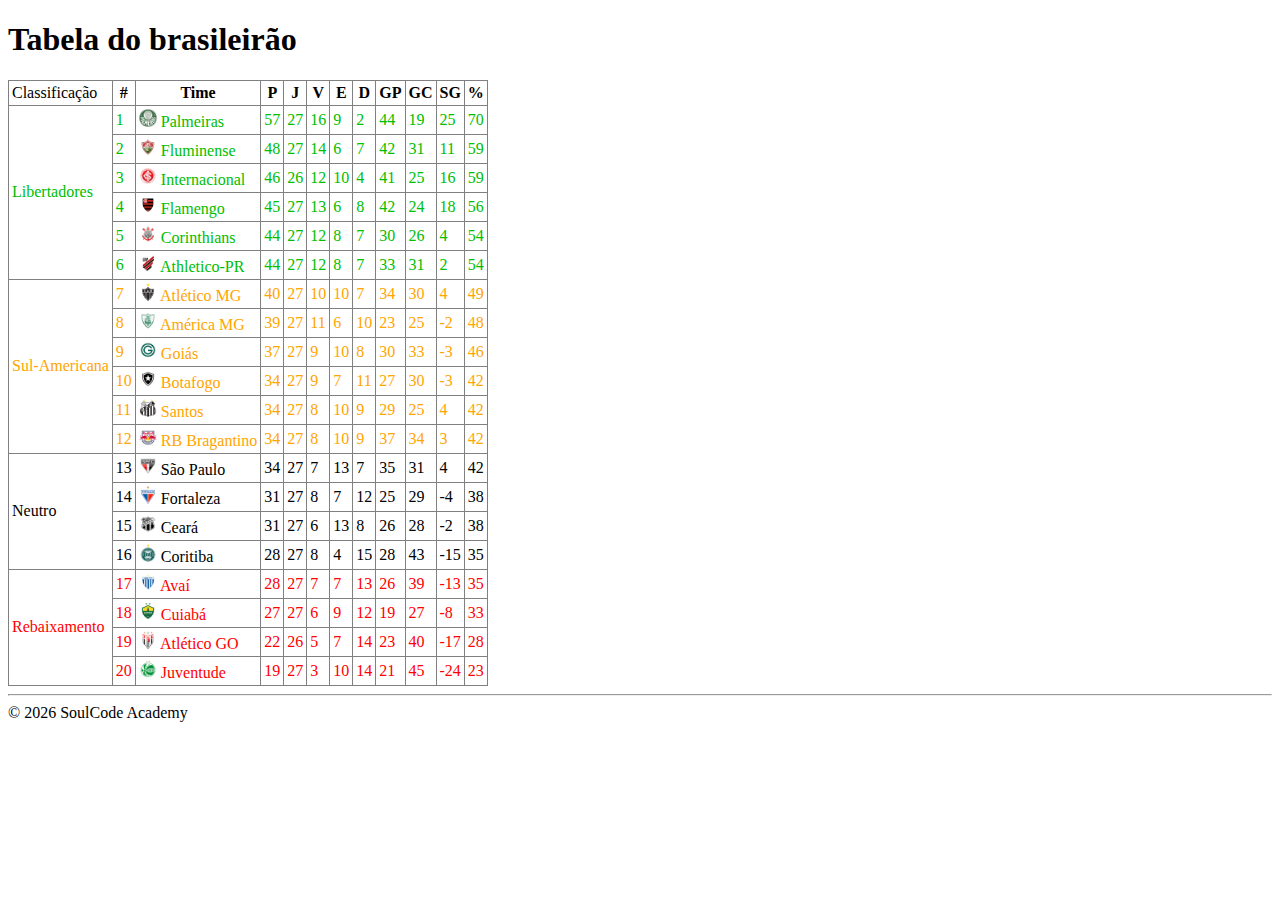
<file: Exercicio2/index.html>
<!DOCTYPE html>
<html lang="en">
<head>
    <meta charset="UTF-8">
    <meta http-equiv="X-UA-Compatible" content="IE=edge">
    <meta name="viewport" content="width=device-width, initial-scale=1.0">
    <link rel="stylesheet" href="styles.css" />
    <title>Document</title>
</head>
<body>
    <header> <!-- cabeçalho = introduz algo-->
        <h1>Tabela do brasileirão</h1>
    </header>
    <main> <!-- Conteúdo principal da página-->
        <section>
            <table border="1" cellpadding="3" style="border-collapse:collapse;">
                <thead>
                    <tr>
                        <td>Classificação</td>
                        <th>#</th>
                        <th>Time</th>
                        <th>P</th>
                        <th>J</th>
                        <th>V</th>
                        <th>E</th>
                        <th>D</th>
                        <th>GP</th>
                        <th>GC</th>
                        <th>SG</th>
                        <th>%</th>
                    </tr>
                </thead>
                <tbody>
                    <tr id="libertadores">
                        <td rowspan="6">Libertadores</td>
                        <td>1</td>
                        <td> <img src="/Exercicio2/img/palmeiras.webp" alt="palmeiras" width="18"> Palmeiras</td>
                        <td>57</td>
                        <td>27</td>
                        <td>16</td>
                        <td>9</td>
                        <td>2</td>
                        <td>44</td>
                        <td>19</td>
                        <td>25</td>
                        <td>70</td>
                    </tr>
                    <tr id="libertadores">
                        <td>2</td>
                        <td> <img src="/Exercicio2/img/fluminense.webp" alt="Fluminense" width="18"> Fluminense</td>
                        <td>48</td>
                        <td>27</td>
                        <td>14</td>
                        <td>6</td>
                        <td>7</td>
                        <td>42</td>
                        <td>31</td>
                        <td>11</td>
                        <td>59</td>
                    </tr>
                    <tr id="libertadores">
                        <td>3</td>
                        <td> <img src="/Exercicio2/img/internacional.webp" alt="Internacional" width="18"> Internacional</td>
                        <td>46</td>
                        <td>26</td>
                        <td>12</td>
                        <td>10</td>
                        <td>4</td>
                        <td>41</td>
                        <td>25</td>
                        <td>16</td>
                        <td>59</td>
                    </tr>
                    <tr id="libertadores">
                        <td>4</td>
                        <td><img src="/Exercicio2/img/flamengo.webp" alt="Flamengo" width="18"> Flamengo</td>
                        <td>45</td>
                        <td>27</td>
                        <td>13</td>
                        <td>6</td>
                        <td>8</td>
                        <td>42</td>
                        <td>24</td>
                        <td>18</td>
                        <td>56</td>
                    </tr>
                    <tr id="libertadores">
                        <td>5</td>
                        <td> <img src="/Exercicio2/img/corinthians.webp" alt="Corinthians" width="18"> Corinthians</td>
                        <td>44</td>
                        <td>27</td>
                        <td>12</td>
                        <td>8</td>
                        <td>7</td>
                        <td>30</td>
                        <td>26</td>
                        <td>4</td>
                        <td>54</td>
                    </tr>
                    <tr id="libertadores">
                        <td>6</td>
                        <td> <img src="/Exercicio2/img/athletico-pr.webp" alt="Athletico-PR" width="18"> Athletico-PR</td>
                        <td>44</td>
                        <td>27</td>
                        <td>12</td>
                        <td>8</td>
                        <td>7</td>
                        <td>33</td>
                        <td>31</td>
                        <td>2</td>
                        <td>54</td>
                    </tr>
                    <tr id="sulamericana">
                        <td rowspan="6">Sul-Americana</td>
                        <td>7</td>
                        <td> <img src="/Exercicio2/img/atletico-mg.webp" alt="Atlético MG" width="18"> Atlético MG</td>
                        <td>40</td>
                        <td>27</td>
                        <td>10</td>
                        <td>10</td>
                        <td>7</td>
                        <td>34</td>
                        <td>30</td>
                        <td>4</td>
                        <td>49</td>
                    </tr>
                    <tr id="sulamericana">
                        <td>8</td>
                        <td> <img src="/Exercicio2/img/america-mg.webp" alt="América MG" width="18"> América MG</td>
                        <td>39</td>
                        <td>27</td>
                        <td>11</td>
                        <td>6</td>
                        <td>10</td>
                        <td>23</td>
                        <td>25</td>
                        <td>-2</td>
                        <td>48</td>
                    </tr>
                    <tr id="sulamericana">
                        <td>9</td>
                        <td> <img src="/Exercicio2/img/goias.webp" alt="Goiás" width="18"> Goiás</td>
                        <td>37</td>
                        <td>27</td>
                        <td>9</td>
                        <td>10</td>
                        <td>8</td>
                        <td>30</td>
                        <td>33</td>
                        <td>-3</td>
                        <td>46</td>
                    </tr>
                    <tr id="sulamericana">
                        <td>10</td>
                        <td> <img src="/Exercicio2/img/botafogo.webp" alt="Botafogo" width="18"> Botafogo</td>
                        <td>34</td>
                        <td>27</td>
                        <td>9</td>
                        <td>7</td>
                        <td>11</td>
                        <td>27</td>
                        <td>30</td>
                        <td>-3</td>
                        <td>42</td>
                    </tr>
                    <tr id="sulamericana">
                        <td>11</td>
                        <td> <img src="/Exercicio2/img/santos.webp" alt="Santos" width="18"> Santos</td>
                        <td>34</td>
                        <td>27</td>
                        <td>8</td>
                        <td>10</td>
                        <td>9</td>
                        <td>29</td>
                        <td>25</td>
                        <td>4</td>
                        <td>42</td>
                    </tr>
                    <tr id="sulamericana">
                        <td>12</td>
                        <td> <img src="/Exercicio2/img/bragantino.webp" alt="Bragantino" width="18"> RB Bragantino</td>
                        <td>34</td>
                        <td>27</td>
                        <td>8</td>
                        <td>10</td>
                        <td>9</td>
                        <td>37</td>
                        <td>34</td>
                        <td>3</td>
                        <td>42</td>
                    </tr>
                    <tr>
                        <td rowspan="4">Neutro</td>
                        <td>13</td>
                        <td> <img src="/Exercicio2/img/sao-paulo.webp" alt="SP" width="18"> São Paulo</td>
                        <td>34</td>
                        <td>27</td>
                        <td>7</td>
                        <td>13</td>
                        <td>7</td>
                        <td>35</td>
                        <td>31</td>
                        <td>4</td>
                        <td>42</td>
                    </tr>
                    <tr>
                        <td>14</td>
                        <td> <img src="/Exercicio2/img/fortaleza.webp" alt="Fortaleza" width="18"> Fortaleza</td>
                        <td>31</td>
                        <td>27</td>
                        <td>8</td>
                        <td>7</td>
                        <td>12</td>
                        <td>25</td>
                        <td>29</td>
                        <td>-4</td>
                        <td>38</td>
                    </tr>
                    <tr>
                        <td>15</td>
                        <td> <img src="/Exercicio2/img/ceara.webp" alt="Ceará" width="18"> Ceará</td>
                        <td>31</td>
                        <td>27</td>
                        <td>6</td>
                        <td>13</td>
                        <td>8</td>
                        <td>26</td>
                        <td>28</td>
                        <td>-2</td>
                        <td>38</td>
                    </tr>
                    <tr>
                        <td>16</td>
                        <td> <img src="/Exercicio2/img/coritiba.webp" alt="Coritiba" width="18"> Coritiba</td>
                        <td>28</td>
                        <td>27</td>
                        <td>8</td>
                        <td>4</td>
                        <td>15</td>
                        <td>28</td>
                        <td>43</td>
                        <td>-15</td>
                        <td>35</td>
                    </tr>
                    <tr id="rebaixamento">
                        <td rowspan="4">Rebaixamento</td>
                        <td>17</td>
                        <td> <img src="/Exercicio2/img/avai.webp" alt="Avaí" width="18"> Avaí</td>
                        <td>28</td>
                        <td>27</td>
                        <td>7</td>
                        <td>7</td>
                        <td>13</td>
                        <td>26</td>
                        <td>39</td>
                        <td>-13</td>
                        <td>35</td>
                    </tr>
                    <tr id="rebaixamento">
                        <td>18</td>
                        <td> <img src="/Exercicio2/img/cuiaba.webp" alt="Cuiabá" width="18"> Cuiabá</td>
                        <td>27</td>
                        <td>27</td>
                        <td>6</td>
                        <td>9</td>
                        <td>12</td>
                        <td>19</td>
                        <td>27</td>
                        <td>-8</td>
                        <td>33</td>
                    </tr>
                    <tr id="rebaixamento">
                        <td>19</td>
                        <td> <img src="/Exercicio2/img/atletico-go.webp" alt="Atlético GO" width="18"> Atlético GO</td>
                        <td>22</td>
                        <td>26</td>
                        <td>5</td>
                        <td>7</td>
                        <td>14</td>
                        <TD>23</TD>
                        <TD>40</TD>
                        <TD>-17</TD>
                        <TD>28</TD>
                    </tr>
                    <tr id="rebaixamento">
                        <td>20</td>
                        <td> <img src="/Exercicio2/img/juventude.webp" alt="Juventude" width="18"> Juventude</td>
                        <td>19</td>
                        <td>27</td>
                        <td>3</td>
                        <td>10</td>
                        <td>14</td>
                        <td>21</td>
                        <td>45</td>
                        <td>-24</td>
                        <td>23</td>
                    </tr>
                </tbody>
            </table>
    </main>
    <hr>
    <footer>
        ©
        <script> 
        document.write(new Date().getFullYear())
        </script>
        SoulCode Academy
    </footer>
</body>
</html>
</file>
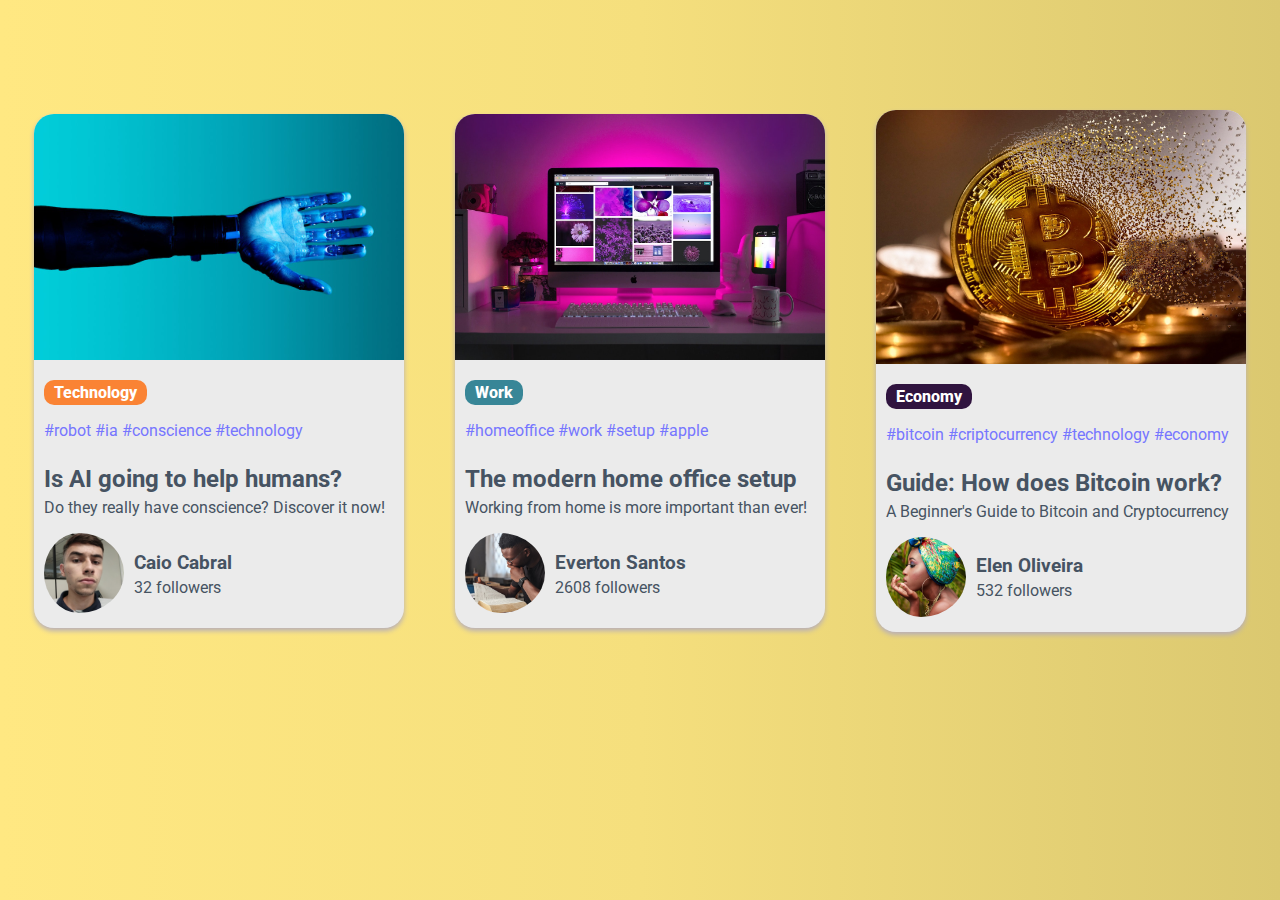
<file: Exercício4blog/index.html>
<!DOCTYPE html>
<html lang="en">
<head>
    <meta charset="UTF-8">
    <meta http-equiv="X-UA-Compatible" content="IE=edge">
    <meta name="viewport" content="width=device-width, initial-scale=1.0">
    <title>blog</title>
    <link rel="stylesheet" href="/Exercício4blog/styles.css">
    <link rel="stylesheet" href="https://fonts.googleapis.com/css?family=Roboto">
</head>
<body>
    <div class="todo">
    <div class="card">
        <img id="banner" src="/Exercício4blog/img/hand.jpg" alt="robot hand">
        <div class="labeldiv">
        <p id="label1">Technology</p>
        </div>
        <p class="tags">#robot #ia #conscience #technology</p>
        <h2 class="content">Is AI going to help humans?</h2>
        <p class="content">Do they really have conscience? Discover it now!</p>
        <div class="profile">
            <img id="profileimg" src="/Exercício4blog/img/1580828579669 (1).jfif" alt="Owner">
            <div>
                <h3>Caio Cabral</h3>
                <p class="followers">32 followers</p>
            </div>
        </div>
    </div>
    <div class="card">
        <img id="banner" src="/Exercício4blog/img/apple.jpg" alt="Macbook Apple">
        <div class="labeldiv">
        <p id="label2">Work</p>
         </div>
        <p class="tags">#homeoffice #work #setup #apple</p>
        <h2 class="content">The modern home office setup</h2>
        <p class="content">Working from home is more important than ever! </p>
        <div class="profile">
            <img id="profileimg" src="/Exercício4blog/img/elen.jpg" alt="Owner">
            <div>
                <h3>Everton Santos</h3>
                <p class="followers">2608 followers</p>
            </div>
        </div>
    </div>
    <div class="card">
        <img id="banner" src="/Exercício4blog/img/criptocurrency.jpg" alt="Criptocurrency">
        <div class="labeldiv">
            <p id="label3">Economy</p>
        </div>
        <p class="tags">#bitcoin #criptocurrency #technology #economy</p>
        <h2 class="content">Guide: How does Bitcoin work?</h2>
        <p class="content">A Beginner's Guide to Bitcoin and Cryptocurrency</p>
        <div class="profile">
            <img id="profileimg" src="/Exercício4blog/img/assimg.jpg" alt="Owner">
            <div>
                <h3>Elen Oliveira</h3>
                <p class="followers">532 followers</p>
            </div>
        </div>
    </div>
    </div>
</body>
</html>
</file>
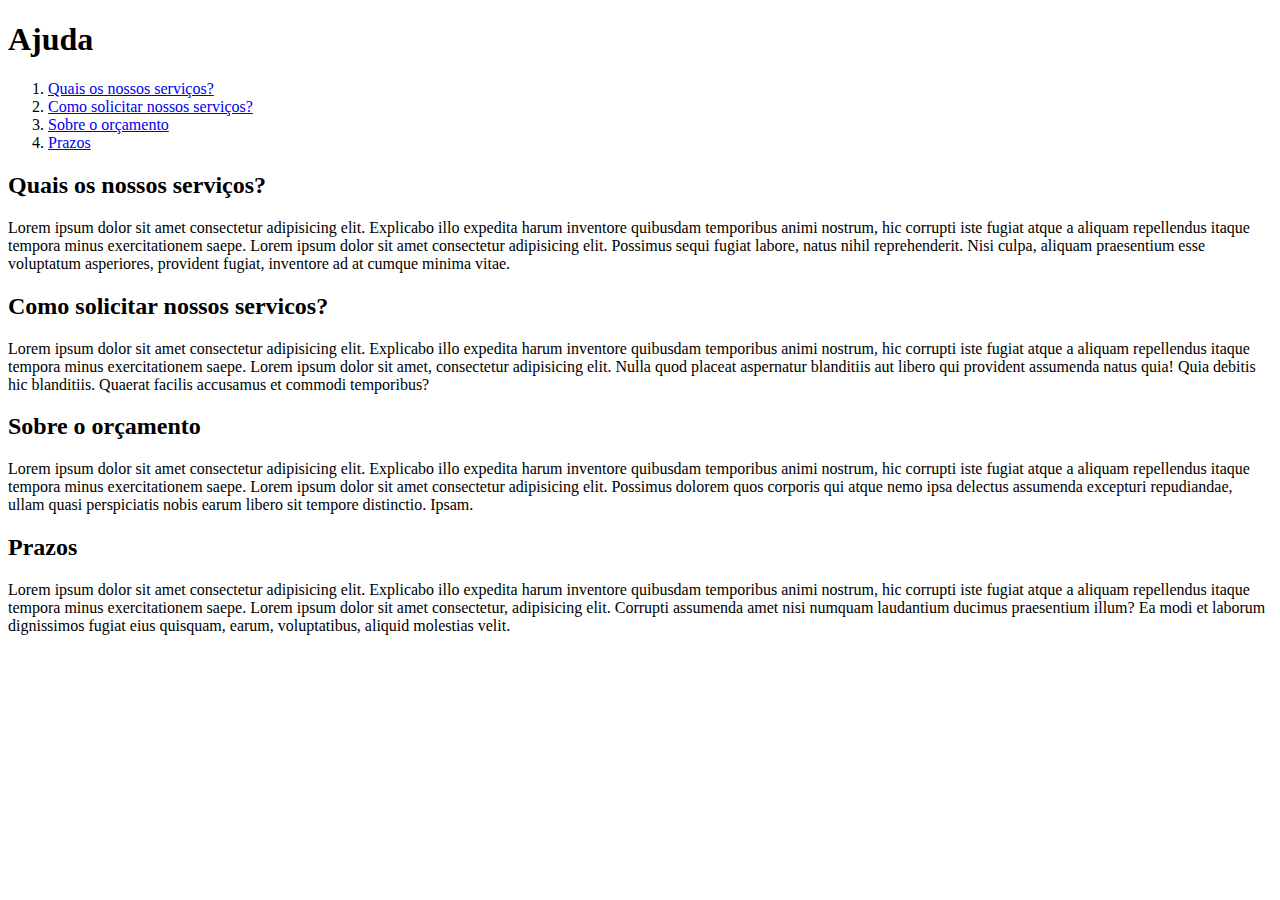
<file: ajuda.html>
<!DOCTYPE html>
<html lang="pt-br">

<head>
    <meta charset="UTF-8">
    <meta http-equiv="X-UA-Compatible" content="IE=edge">
    <meta name="viewport" content="width=device-width, initial-scale=1.0">
    <title>Document</title>
</head>

<body>
    <h1>Ajuda</h1>
    
        <ol>
            <li><a href="#servicos">Quais os nossos serviços?</a></li>
            <li><a href="#solicitar">Como solicitar nossos serviços?</a></li>
            <li><a href="#orcamento">Sobre o orçamento</a></li>
            <li><a href="#prazos">Prazos</a></li>
        </ol>
    
    <div>
        <h2 id="servicos">Quais os nossos serviços?</h2>
        <p>Lorem ipsum dolor sit amet consectetur adipisicing elit. Explicabo illo expedita harum inventore quibusdam temporibus animi nostrum, hic corrupti iste fugiat atque a aliquam repellendus itaque tempora minus exercitationem saepe. Lorem ipsum dolor sit amet consectetur adipisicing elit. Possimus sequi fugiat labore, natus nihil reprehenderit. Nisi culpa, aliquam praesentium esse voluptatum asperiores, provident fugiat, inventore ad at cumque minima vitae.</p>
    </div>
    <div>
        <h2 id="solicitar">Como solicitar nossos servicos?</h2>
        <p>Lorem ipsum dolor sit amet consectetur adipisicing elit. Explicabo illo expedita harum inventore quibusdam temporibus animi nostrum, hic corrupti iste fugiat atque a aliquam repellendus itaque tempora minus exercitationem saepe. Lorem ipsum dolor sit amet, consectetur adipisicing elit. Nulla quod placeat aspernatur blanditiis aut libero qui provident assumenda natus quia! Quia debitis hic blanditiis. Quaerat facilis accusamus et commodi temporibus?</p>
    </div>
    <div>
        <h2 id="orcamento">Sobre o orçamento</h2>
        <p>Lorem ipsum dolor sit amet consectetur adipisicing elit. Explicabo illo expedita harum inventore quibusdam temporibus animi nostrum, hic corrupti iste fugiat atque a aliquam repellendus itaque tempora minus exercitationem saepe. Lorem ipsum dolor sit amet consectetur adipisicing elit. Possimus dolorem quos corporis qui atque nemo ipsa delectus assumenda excepturi repudiandae, ullam quasi perspiciatis nobis earum libero sit tempore distinctio. Ipsam.</p>
    </div>
    <div>
        <h2 id="prazos">Prazos</h2>
        <p>Lorem ipsum dolor sit amet consectetur adipisicing elit. Explicabo illo expedita harum inventore quibusdam temporibus animi nostrum, hic corrupti iste fugiat atque a aliquam repellendus itaque tempora minus exercitationem saepe. Lorem ipsum dolor sit amet consectetur, adipisicing elit. Corrupti assumenda amet nisi numquam laudantium ducimus praesentium illum? Ea modi et laborum dignissimos fugiat eius quisquam, earum, voluptatibus, aliquid molestias velit.</p>
    </div>
</body>

</html>
</file>
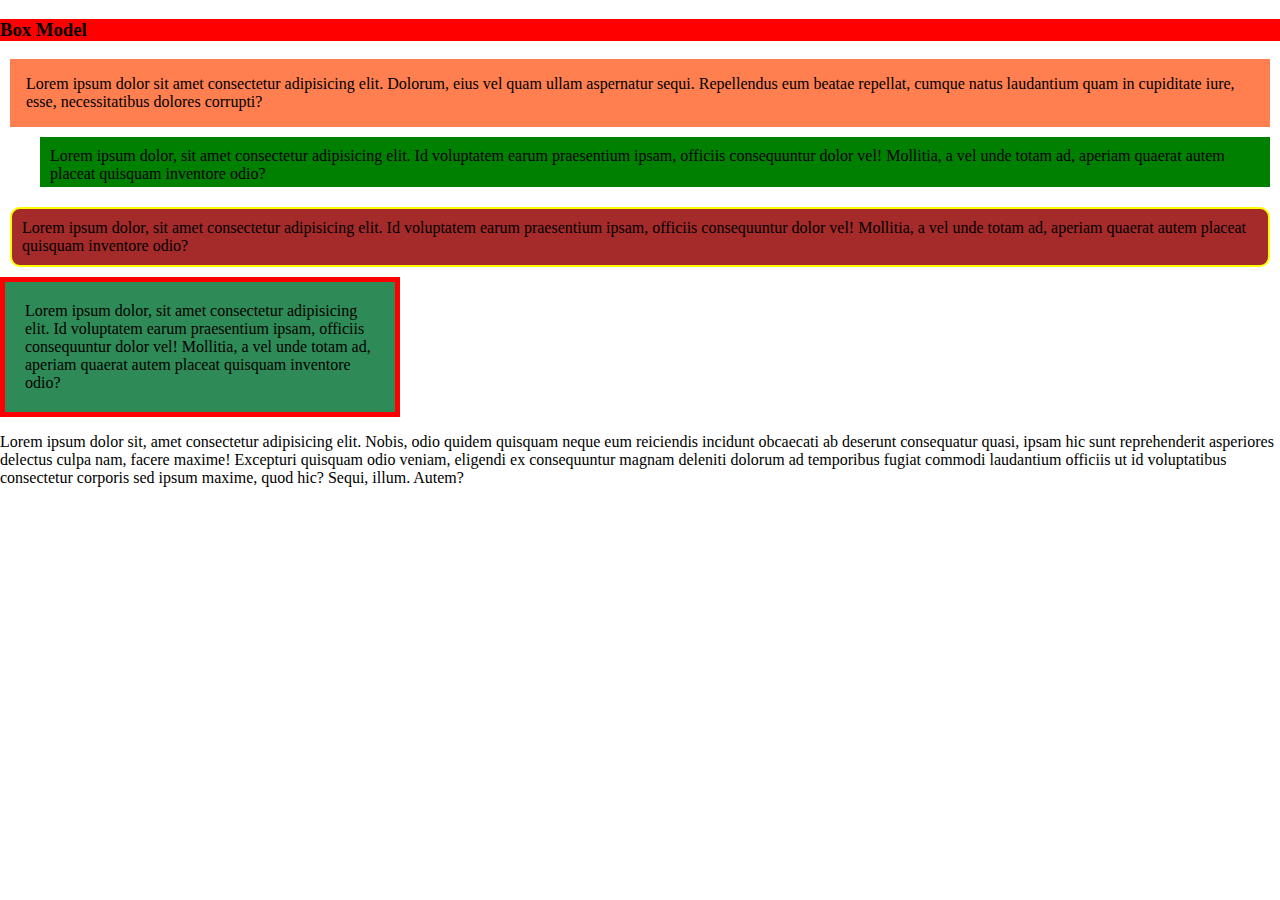
<file: aula2209.html>
<!DOCTYPE html>
<html lang="en">
  <head>
    <meta charset="UTF-8" />
    <meta http-equiv="X-UA-Compatible" content="IE=edge" />
    <meta name="viewport" content="width=device-width, initial-scale=1.0" />
    <title>Document</title>
    <link rel="stylesheet" href="./styles2209.css" />
  </head>
  <body>
    <h3>Box Model</h3>
    <div class="box1">
      Lorem ipsum dolor sit amet consectetur adipisicing elit. Dolorum, eius vel
      quam ullam aspernatur sequi. Repellendus eum beatae repellat, cumque natus
      laudantium quam in cupiditate iure, esse, necessitatibus dolores corrupti?
    </div>

    <div class="box2">
      Lorem ipsum dolor, sit amet consectetur adipisicing elit. Id voluptatem
      earum praesentium ipsam, officiis consequuntur dolor vel! Mollitia, a vel
      unde totam ad, aperiam quaerat autem placeat quisquam inventore odio?
    </div>

    <div class="box3">
        Lorem ipsum dolor, sit amet consectetur adipisicing elit. Id voluptatem
        earum praesentium ipsam, officiis consequuntur dolor vel! Mollitia, a vel
        unde totam ad, aperiam quaerat autem placeat quisquam inventore odio?
    </div>

    <div class="box4">
        Lorem ipsum dolor, sit amet consectetur adipisicing elit. Id voluptatem
        earum praesentium ipsam, officiis consequuntur dolor vel! Mollitia, a vel
        unde totam ad, aperiam quaerat autem placeat quisquam inventore odio?
    </div>
    <p>Lorem ipsum dolor sit, amet consectetur adipisicing elit. Nobis, odio quidem quisquam neque eum reiciendis incidunt obcaecati ab deserunt consequatur quasi, ipsam hic sunt reprehenderit asperiores delectus culpa nam, facere maxime! Excepturi quisquam odio veniam, eligendi ex consequuntur magnam deleniti dolorum ad temporibus fugiat commodi laudantium officiis ut id voluptatibus consectetur corporis sed ipsum maxime, quod hic? Sequi, illum. Autem?</p>
  </body>
</html>
</file>
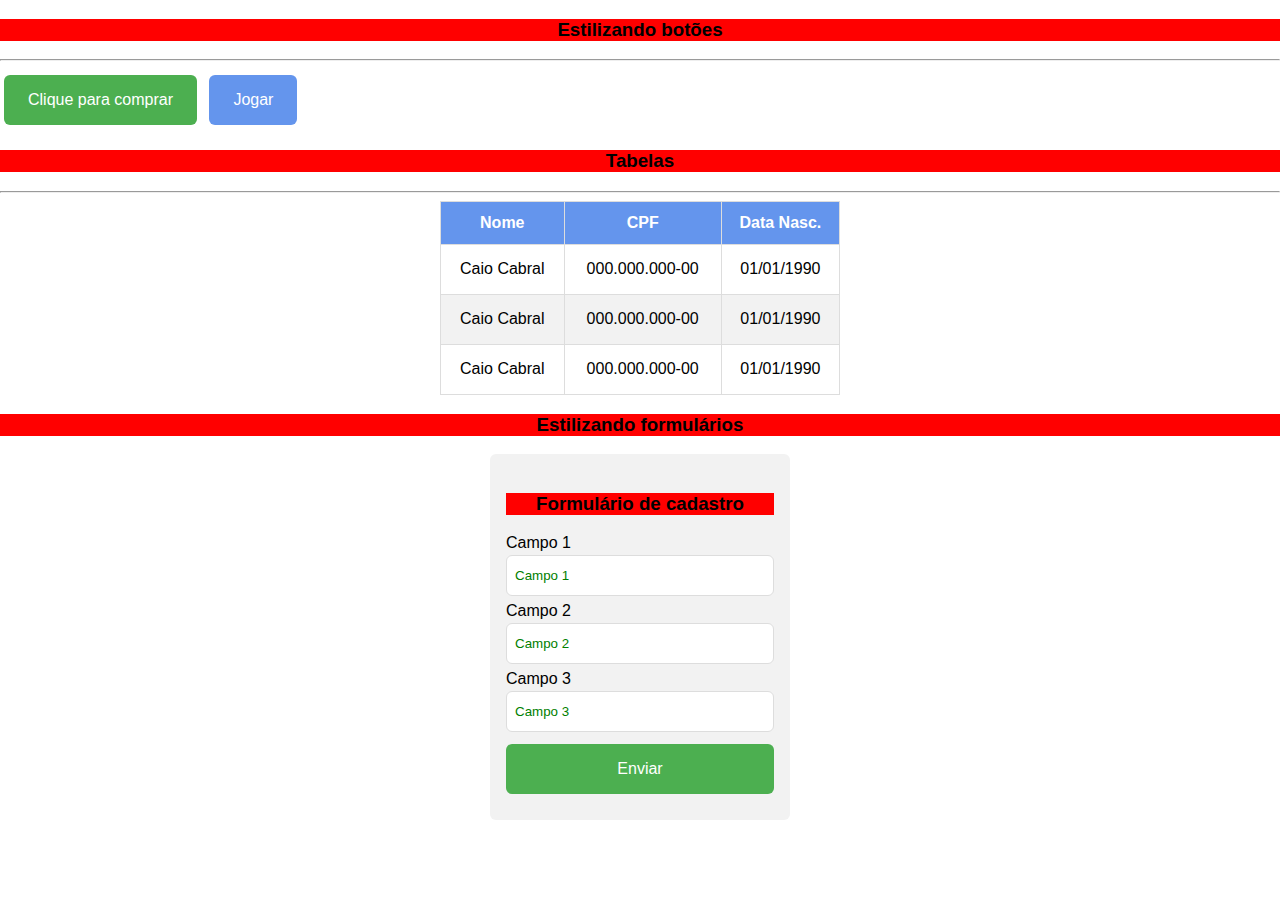
<file: aula2309.html>
<!DOCTYPE html>
<html lang="en">
  <head>
    <meta charset="UTF-8" />
    <meta http-equiv="X-UA-Compatible" content="IE=edge" />
    <meta name="viewport" content="width=device-width, initial-scale=1.0" />
    <title>Document</title>
    <link rel="stylesheet" href="./styles2309.css" />
  </head>
  <body>
    <section>
      <h3>Estilizando botões</h3>
      <hr />
      <button class="my-button">Clique para comprar</button>
      <button class="my-button com-azul">Jogar</button>
    </section>
    <section>
      <h3>Tabelas</h3>
      <hr />
      <table class="my-table">
        <thead>
            <tr>
                <th>Nome</th>
                <th>CPF</th>
                <th>Data Nasc.</th>
            </tr>
        </thead>
        <tbody>
            <tr>
                <td>Caio Cabral</td>
                <td>000.000.000-00</td>
                <td>01/01/1990</td>
            </tr>
            <tr>
                <td>Caio Cabral</td>
                <td>000.000.000-00</td>
                <td>01/01/1990</td>
            </tr>
            <tr>
                <td>Caio Cabral</td>
                <td>000.000.000-00</td>
                <td>01/01/1990</td>
            </tr>
        </tbody>
      </table>
    </section>
    <section>
        <h3>Estilizando formulários</h3>
          <div>
            <form class="my-form">
              <h3>Formulário de cadastro</h3>
              <div class="my-form-group">
                <label for="">Campo 1</label>
                <input type="text" placeholder="Campo 1" />
              </div>
              <div class="my-form-group">
                <label for="">Campo 2</label>
                <input type="text" placeholder="Campo 2" />
              </div>
              <div class="my-form-group">
                <label for="">Campo 3</label>
                <input type="text" placeholder="Campo 3" />
              </div>
              <button class="my-button toda-largura">Enviar</button>
            </form>
          </div>
      </section>
  </body>
</html>
</file>
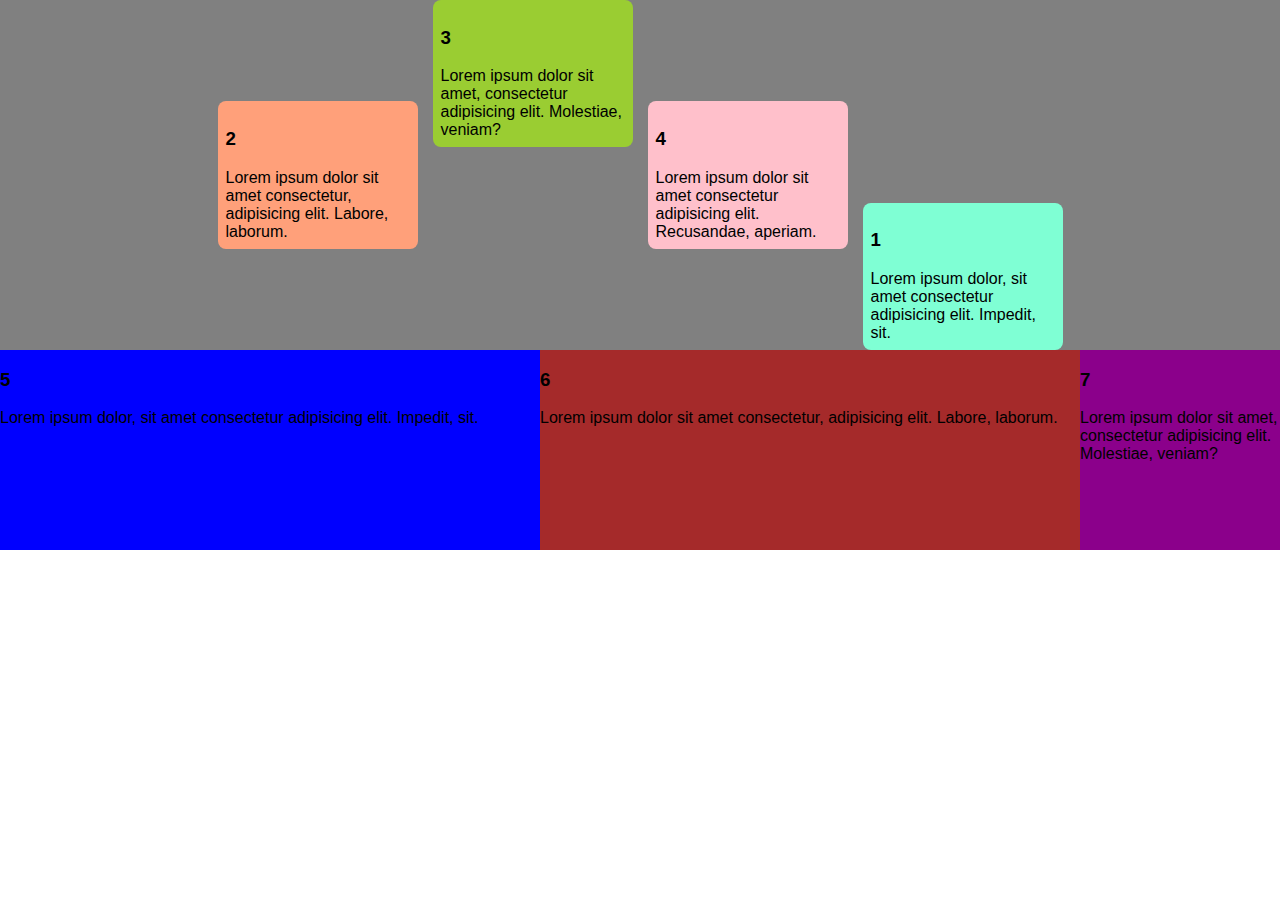
<file: aula2609.html>
<!DOCTYPE html>
<html lang="en">
<head>
    <meta charset="UTF-8">
    <meta http-equiv="X-UA-Compatible" content="IE=edge">
    <meta name="viewport" content="width=device-width, initial-scale=1.0">
    <link rel="stylesheet" href="/styles2609.css">
    <title>Document</title>
</head>
<body>
    <div class="container-flex">
        <div class="box-1">
            <h3>1</h3>
            Lorem ipsum dolor, sit amet consectetur adipisicing elit. Impedit, sit.
        </div>
        <div class="box-2">
            <h3>2</h3>
            Lorem ipsum dolor sit amet consectetur, adipisicing elit. Labore, laborum.
        </div>
        <div class="box-3">
            <h3>3</h3>
            Lorem ipsum dolor sit amet, consectetur adipisicing elit. Molestiae, veniam?
        </div>
        <div class="box-4">
            <h3>4</h3>
            Lorem ipsum dolor sit amet consectetur adipisicing elit. Recusandae, aperiam.
        </div>
    </div>
    <div class="container-flex2">
        <div class="box-5">
            <h3>5</h3>
            Lorem ipsum dolor, sit amet consectetur adipisicing elit. Impedit, sit.
        </div>
        <div class="box-6">
            <h3>6</h3>
            Lorem ipsum dolor sit amet consectetur, adipisicing elit. Labore, laborum.
        </div>
        <div class="box-7">
            <h3>7</h3>
            Lorem ipsum dolor sit amet, consectetur adipisicing elit. Molestiae, veniam?
        </div>
    </div>
</body>
</html>
</file>
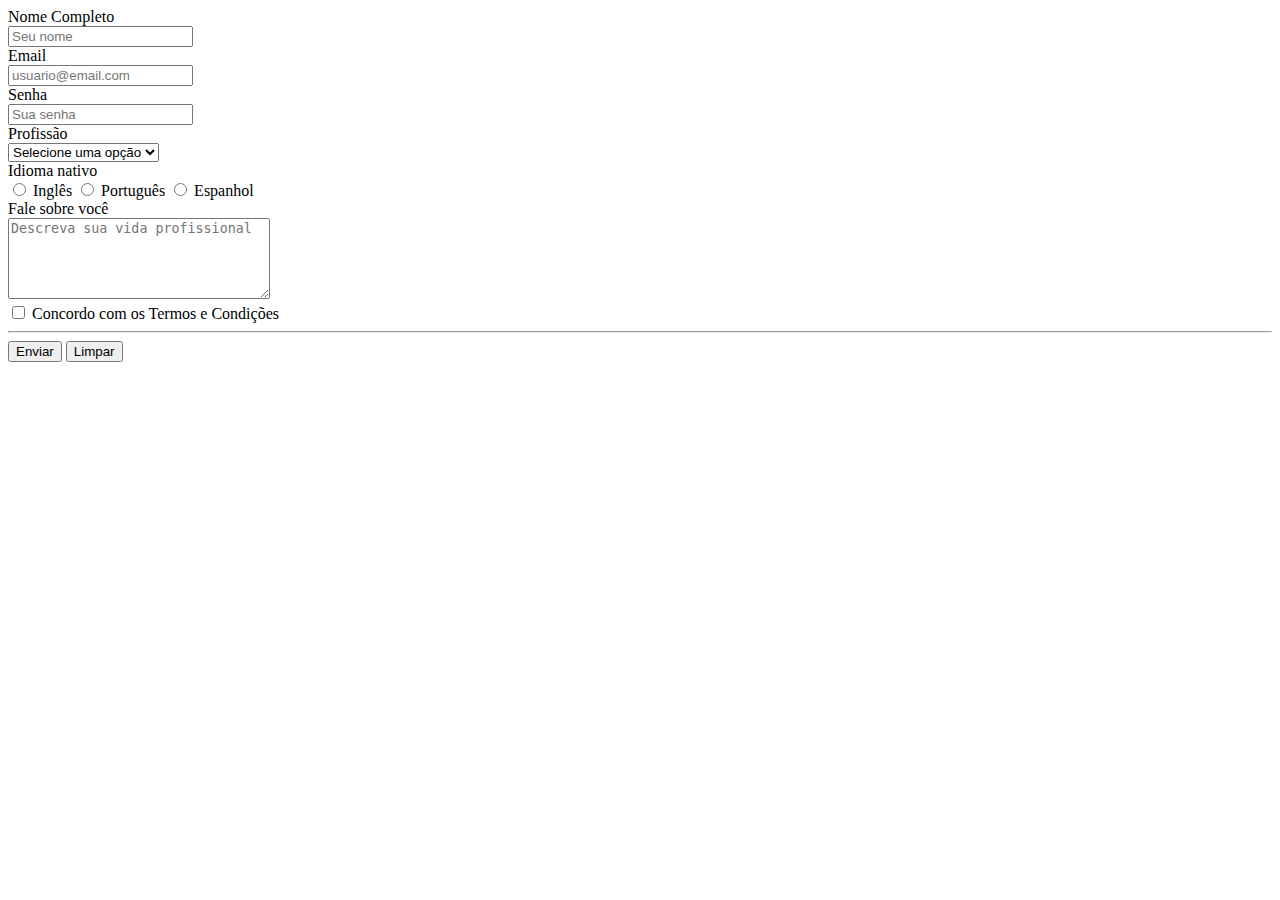
<file: cadastro.html>
<!DOCTYPE html>
<html lang="en">
<head>
    <meta charset="UTF-8">
    <meta http-equiv="X-UA-Compatible" content="IE=edge">
    <meta name="viewport" content="width=device-width, initial-scale=1.0">
    <title>Document</title>
</head>
<body>
    <form>
        <div>
            <label for="campoNome">Nome Completo</label> <br>
            <input id="campoNome" name="campoNome" type="text" placeholder="Seu nome" required/>
        </div>
        <div>
            <label for="campoEmail">Email</label> <br>
            <input id="campoEmail" name="campoEmail" type="email" placeholder="usuario@email.com" required>
        </div>
        <div>
            <label for="campoSenha">Senha</label> <br>
            <input id="campoSenha" name="campoSenha" type="password" placeholder="Sua senha" minlength="8" required>
        </div>
        <div>
            <label for="camproProfissao">Profissão</label> <br>

            <select name="campoProfissao" id="campoProfissao" required>
                <option disabled selected value="">Selecione uma opção</option>
                <option value="tecnico">Técnico</option>
                <option value="professor">Professor</option>
                <option value="especialista">Especialista</option>
            </select>
        </div>
        <div>
                <label>Idioma nativo</label> <br>

                <input id="checkIngles" name="campoIdioma" type="radio" value="Inglês" required>
                <label for="checkIngles">Inglês</label>

                <input id="checkPortugues" name="campoIdioma" type="radio" value="Português" required>
                <label for="checkPortugues">Português</label>

                <input id="checkEspanhol" name="campoIdioma" type="radio" value="Espanhol" required>
                <label for="checkEspanhol">Espanhol</label>
        </div>
        <div>
            <label for="campoResumo">Fale sobre você</label><br>
            <textarea id="campoResumo" name="campoResumo" minlength="30" maxlength="128" rows="5" cols="30" placeholder="Descreva sua vida profissional"></textarea>
        </div>
        <div>
            <input type="checkbox" name="concordaTermos" id="checkTermos" required>
            <label for="checkTermos">Concordo com os Termos e Condições</label> 
            <hr>
        </div>
        <button type="submit">Enviar</button>
        <button type="reset">Limpar</button>
    </form>
</body>
</html>
</file>
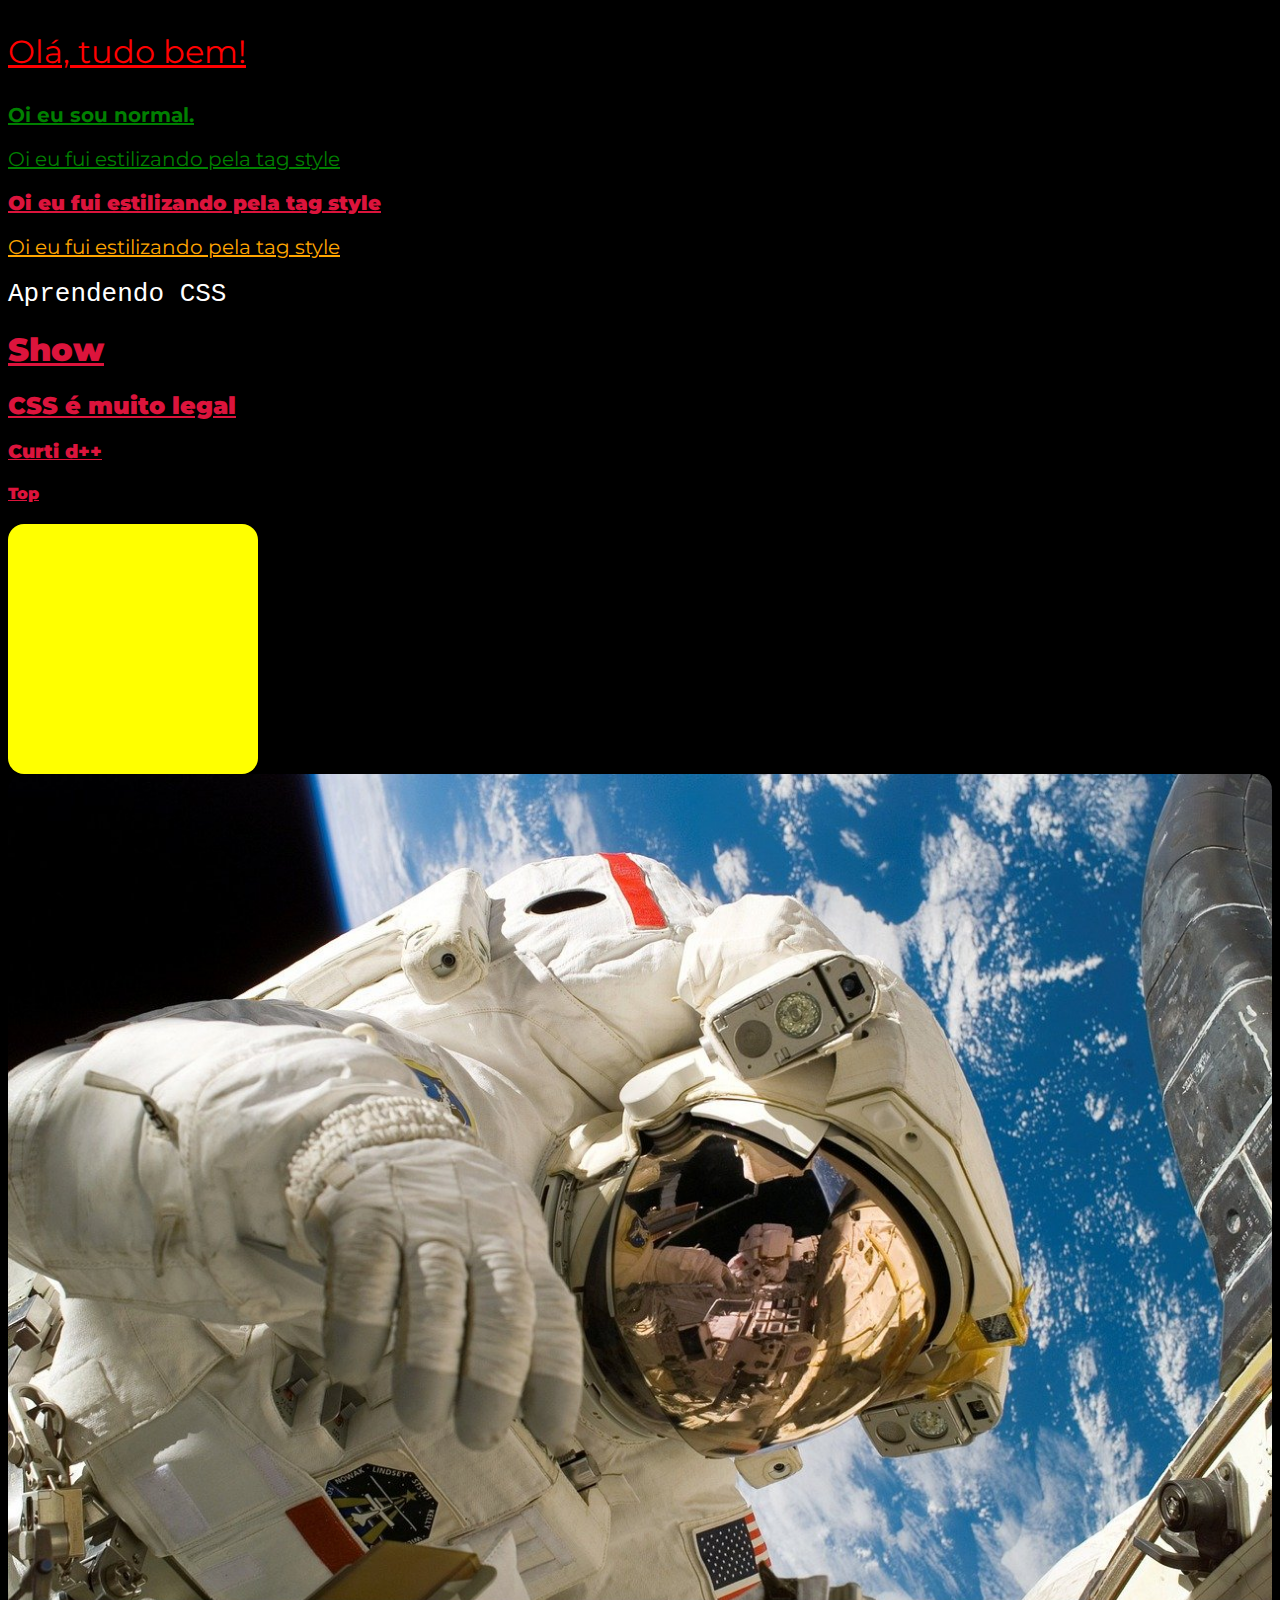
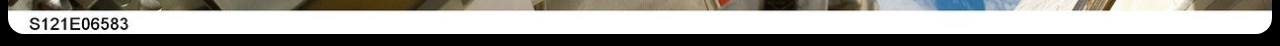
<file: conhecendo-css.html>
<!DOCTYPE html>
<html lang="en">
<head>
    <meta charset="UTF-8">
    <meta http-equiv="X-UA-Compatible" content="IE=edge">
    <meta name="viewport" content="width=device-width, initial-scale=1.0">
    <title>Document</title>
    <style>
        /* Código CSS */
        /*
            <seletor> {
                propriedade: valor;
                propriedade: valor;
            }
            Formas de uso:
            1) Inline = vai direto no elemento
            2) Tag <style> vai direto no html
            3) Dentro de arquivo separado
        */

        /* p {
            color: blue;
            font-size: 24px;
            font-style: italic;
        } */
    </style>
    <!-- stylesheet = folha de estilos -->
    <!-- rel = relacionamento -->
    <link rel="stylesheet" href="/styles.css" />
    <link rel="preconnect" href="https://fonts.googleapis.com">
    <link rel="preconnect" href="https://fonts.gstatic.com" crossorigin>
    <link href="https://fonts.googleapis.com/css2?family=Montserrat:ital,wght@0,100;0,200;0,300;0,400;0,500;0,600;0,700;0,800;0,900;1,100;1,200;1,300;1,400;1,500;1,600;1,700;1,800;1,900&display=swap" rel="stylesheet">
</head>
<body>
    <!-- Inline = atributo style = estilização local -->
    <p style="color: red; font-size: 32px;">Olá, tudo bem!</p>
    <p style="color: green; font-weight: bold;">Oi eu sou normal.</p>
    <!-- O "p" recebe as propriedades do seletor -->
    <p>Oi eu fui estilizando pela tag style</p>
    <p class="cabecalho">Oi eu fui estilizando pela tag style</p>
    <p style="color:orange;">Oi eu fui estilizando pela tag style</p>

    <h1 id="meu-h1">Aprendendo CSS</h1>
    <h1 class="cabecalho">Show</h1>
    <h2 class="cabecalho">CSS é muito legal</h2>
    <h3 class="cabecalho">Curti d++</h3>
    <h4 class="cabecalho">Top</h4>
    <div class="quadrado"></div>
    <img class="banner" src="/img/astronaut.jpg"/>
</body>
</html>
</file>
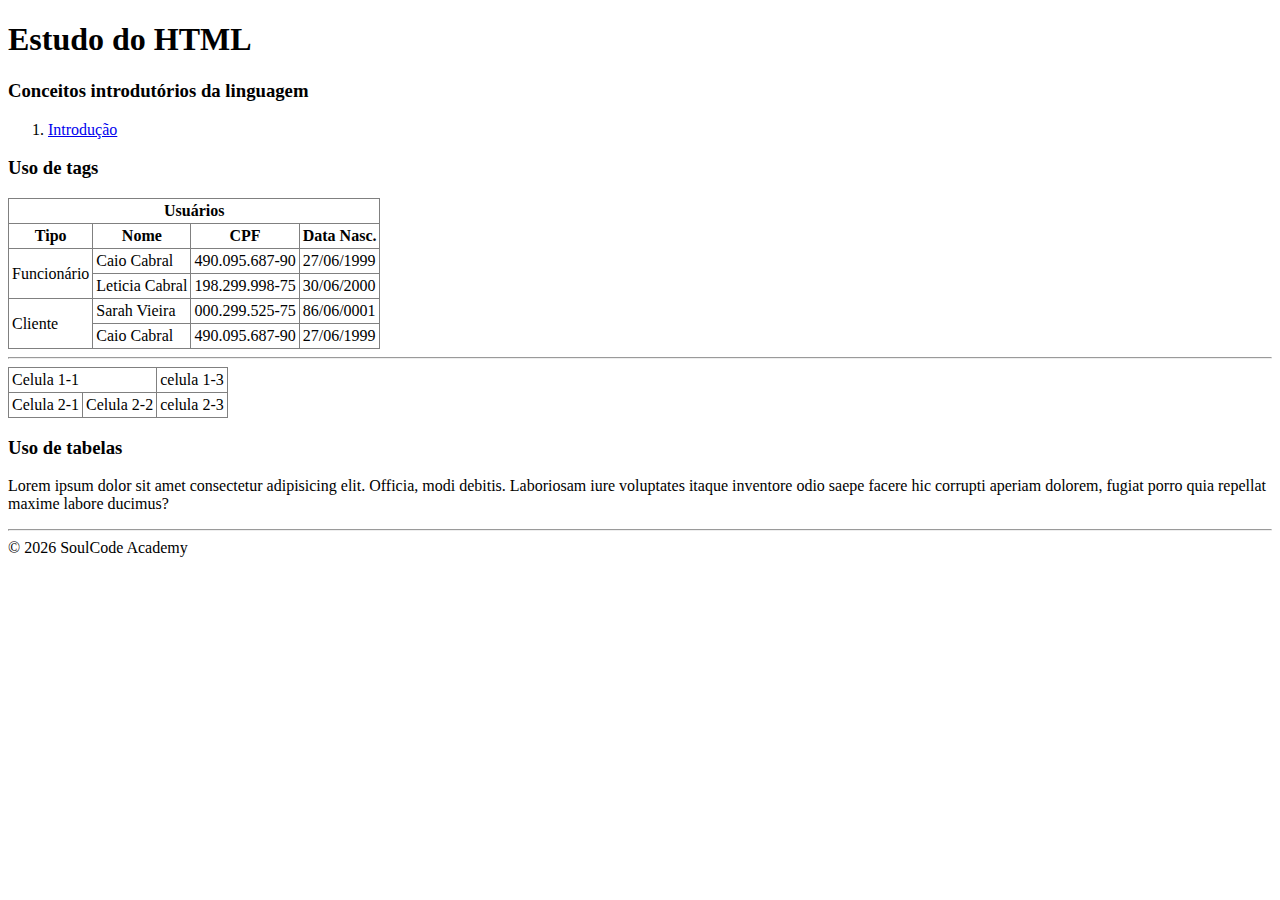
<file: wiki.html>
<!DOCTYPE html>
<html lang="en">
<head>
    <meta charset="UTF-8">
    <meta http-equiv="X-UA-Compatible" content="IE=edge">
    <meta name="viewport" content="width=device-width, initial-scale=1.0">
    <title>Document</title>
</head>
<body>
    <header> <!-- cabeçalho = introduz algo-->
        <h1>Estudo do HTML</h1>
        <h3>Conceitos introdutórios da linguagem</h3>
        <nav>
            <ol>
                <li><a href="#intro">Introdução</a></li>
            </ol>
        </nav>
    </header>
    <main> <!-- Conteúdo principal da página-->
        <section>
            <h3>Uso de tags</h3>
            <table border="1" cellpadding="3" style="border-collapse:collapse;">
                <thead>
                    <tr>
                        <th colspan="4">Usuários</th>
                    </tr>
                    <tr>
                        <th>Tipo</th>
                        <th>Nome</th>
                        <th>CPF</th>
                        <th>Data Nasc.</th>
                    </tr>
                </thead>
                <tbody>
                    <tr>
                        <td rowspan="2">Funcionário</td>
                        <td>Caio Cabral</td>
                        <td>490.095.687-90</td>
                        <td>27/06/1999</td>
                    </tr>
                    <tr>
                        <td>Leticia Cabral</td>
                        <td>198.299.998-75</td>
                        <td>30/06/2000</td>
                    </tr>
                    <tr>
                        <td rowspan="2">Cliente </td>
                        <td>Sarah Vieira</td>
                        <td>000.299.525-75</td>
                        <td>86/06/0001</td>
                    </tr>
                    <tr>
                        <td>Caio Cabral</td>
                        <td>490.095.687-90</td>
                        <td>27/06/1999</td>
                    </tr>
                </tbody>
            </table>
            <hr>
            <table border="1" cellpadding="3" style="border-collapse:collapse;">
            <tr>
                <td colspan="2">Celula 1-1</td>
                <td>celula 1-3</td>
            </tr>
            <tr>
                <td>Celula 2-1</td>
                <td>Celula 2-2</td>
                <td>celula 2-3</td>
            </tr>
            </table>
        </section>
        <section>
            <h3>Uso de tabelas</h3>
            <p>Lorem ipsum dolor sit amet consectetur adipisicing elit. Officia, modi debitis. Laboriosam iure voluptates itaque inventore odio saepe facere hic corrupti aperiam dolorem, fugiat porro quia repellat maxime labore ducimus?
            </p>
        </section>
    </main>
    <hr>
    <footer>
        ©
        <script> 
        document.write(new Date().getFullYear())
        </script>
        SoulCode Academy
    </footer>
</body>
</html>
</file>
<file: Exercicio2/styles.css>
#libertadores {
    color: rgb(0, 190, 0);
}
#sulamericana {
    color: orange;
}
#rebaixamento {
    color: red;
}
</file>
<file: Exercício4blog/styles.css>
body {
    background-image: linear-gradient(to right,#FFE882,#F5DF7D,#DBC870);
    background-color: #FFE882;
    font-family: "Roboto", serif;
}
.card {
    background-color: #ebebeb;
    width: 370px;
    margin: auto;
    border-radius: 20px;
    -webkit-box-shadow: 0px 3px 5px 0px rgba(184,175,184,1);
    -moz-box-shadow: 0px 3px 5px 0px rgba(184,175,184,1);
    box-shadow: 0px 3px 5px 0px rgba(184,175,184,1);
}
#profileimg {
    width: 80px;
    height: 80px;
    padding-left: 10px;
    border-radius: 50%;
}
#banner {
    width: 100%;
    border-top-left-radius: 20px;
    border-top-right-radius: 20px;
    padding-left: 0px;
}
.tags {
    color: rgb(118, 118, 255);
    padding-left: 10px;
    margin-bottom: 40px;
}
p, h2, h3 {
    padding-left: 10px;
    color: #465362;
}
h1 {
text-align: center;
}
.profile {
    display: flex;
    align-items: flex-start;
    padding-bottom: 15px;
}
.followers {
    margin-top: -15px;
}
.todo {
    display: flex;
    align-items: center;
    justify-content: space-evenly;
    margin-top: 110px;
}
.content {
margin-top: -15px;
}
#label1 {
    color: white;
    background-color: #FA8334;
    width: fit-content;
    padding: 3px 10px;
    border-radius: 10px;
    font-weight: 800;
}
#label2 {
    color: white;
    background-color: #388697;
    width: fit-content;
    padding: 3px 10px;
    border-radius: 10px;
    font-weight: 800;
}
#label3 {
    color: white;
    background-color: #30143f;
    width: fit-content;
    padding: 3px 10px;
    border-radius: 10px;
    font-weight: 800;
}
.labeldiv {
    padding-left: 10px;
}
</file>
<file: styles2209.css>
h3 {
    background-color: red;
}

.box1 {
    background-color: coral;
    /* espaçamento interno */
    padding: 16px; 
    /* espaçamento externo */
    margin: 10px;
}

.box2 {
    background-color: green;
    /* T R B L = horário */
    padding: 10px 20px 4px 10px;
    margin: 10px 10px 20px 40px;
}

.box3 {
    background-color: brown;
    /* espessura estilo cor*/
    /* ex: dashed, dotted, solid*/
    border: 2px solid yellow;
    border-radius: 10px;
    padding: 10px;
    margin: 10px;
}

.box4 {
    background-color: seagreen;
    width: 400px;
    padding: 20px;
    border: 5px solid red;
}
/* * = todos os elementos */
* {
    box-sizing: border-box;
}

body {
    padding: 0;
    margin: 0;
    /* background: url("https://soulcodeacademy.org/assets/images/logo/light-logo.png") right bottom no-repeat fixed; */

    background-image: url("https://soulcodeacademy.org/assets/images/logo/light-logo.png");
    /* y = vertical, x = horizontal*/
    background-repeat: no-repeat;
    /* cover = zoom*/
    /* contain = estica a imagem */
    /* background-size: contain;  */
    /* background-position: center; */
    /* <horizontal> <vertical> */
    background-position: left bottom;
    background-attachment: fixed;
    /* height: 100vh; viewport height = vh */
}
</file>
<file: styles2309.css>
* { /* TODOS OS ELEMENTOS */
    /* Garante que os elementos respeitem 
    as dimensões quando possuem padding e border.
    */
    box-sizing: border-box;
}

body {
    font-family: 'Arial', sans-serif;
    margin: 0;
}

.my-button {
    background-color: #4caf50;
    border: none;
    color: white;
    /* <vertical> <horizontal>*/
    padding: 16px 24px;
    font-size: 16px;
    margin: 6px 4px;
    /* icone de clique */
    cursor: pointer; 
    border-radius: 6px;
}

.my-button:hover {
    background-color: cadetblue;
}

.com-azul {
    background-color: cornflowerblue;
}

.my-table {
    width: 400px;
    border-collapse: collapse;
    margin: auto;
}

/* estiliza o td/th dentro de .my-table*/
.my-table td, .my-table th {
    border: 1px solid #ddd;
    padding: 8px;
}

.my-table th {
    background-color: cornflowerblue;
    padding: 12px 0;
    color: white;
}

/* even = par, odd = ímpar */
/*
    Aplica o estilo aos tr de número par
*/
.my-table tr:nth-child(even) {
    background-color: #f2f2f2; /* hexadecimal */
}

.my-table tr:hover {
    background-color: #ddd;
}

.my-table td {
    text-align: center; /* left, right, justify */
    height: 50px;
}

/* CUSTOM FORM */
.my-form {
    border-radius: 6px;
    background-color: #f2f2f2;
    padding: 20px 16px;
    width: 300px;
    margin: auto;
}

.my-form input {
    width: 100%;
    padding: 12px 8px;
    border: 1px solid #ddd;
    border-radius: 6px;
    margin-top: 3px;
    color: red;
}

::placeholder {
    color: green
}

.toda-largura {
    width: 100%;
    margin: 6px 0;
}

.my-form-group {
    margin-bottom: 6px;
}

h3 {
    text-align: center;
    background-color: red;
}
</file>
<file: styles2609.css>
* {
    box-sizing: border-box; /* para não afetar o layout com os paddings */
}

body {
    margin: 0;
    font-family: Arial, sans-serif;
}

.box-1 {
    background-color: aquamarine;
    align-self: flex-end;
    order: 1;
}

.box-2 {
    background-color: lightsalmon;
}

.box-3 {
    background-color: yellowgreen;
    align-self: flex-start;
}

.box-4 {
    background-color: pink;
}

.container-flex {
    display: flex; /* ativa o flexbox */
    flex-direction: row; /* distribuição vert(column) hor(row)*/
    flex-wrap: wrap; /* mantém a dimensão da div mesmo que o tamanho da tela mude*/
    justify-content: center; /* cuida dos elementos no eixo main*/
    align-items: center; /*cuida dos elementos no eixo cross*/
    background-color: gray;
    height: 350px;
    gap: 15px;
}

.box-1, .box-2, .box-3, .box-4 {
    width: 200px;
    padding: 8px;
    border-radius: 8px;
}

.box-5 {
    background-color: blue;
    flex: 1;
}

.box-6 {
    background-color: brown;
    flex: 1;
}

.box-7 {
    background-color: darkmagenta;
    width: 200px;
}

.container-flex2 {
    display: flex;
    background-color: antiquewhite;
    height: 200px;
    flex-wrap: wrap;
}
</file>
<file: styles.css>
/*
Para usar o css externo devemos linkar ele ao html destino
*/

p {
    color: green;
    font-size: 20px;
    text-decoration: underline; /*sublinhado*/
}

body {
    background-color: black;
    font-family: 'Montserrat', sans-serif; /* fallback */
}
/*
TIPOS DE SELETOR BÁSICO
 1) Por elemento
 2) Por id (#) => estilização unica
 3) Por class (.) => estilização p/ varios
*/

h1, h2, h3 {
    color: white;
}

/* Uso o id quando quero estilizar um elemento
específico
*/
#meu-h1 { 
    font-weight: 100;
    font-family: monospace;
}

/*
Posso aplicar a class em diversos elementos
diferentes.
*/
.cabecalho {
    color: crimson;
    text-decoration: underline;
    font-weight: 900;
}

.quadrado {
    width: 250px;
    height: 250px;
    background-color: yellow;
    border-radius: 16px;
}

.banner {
    width: 100%;
    border-radius: 16px;
}
</file>
